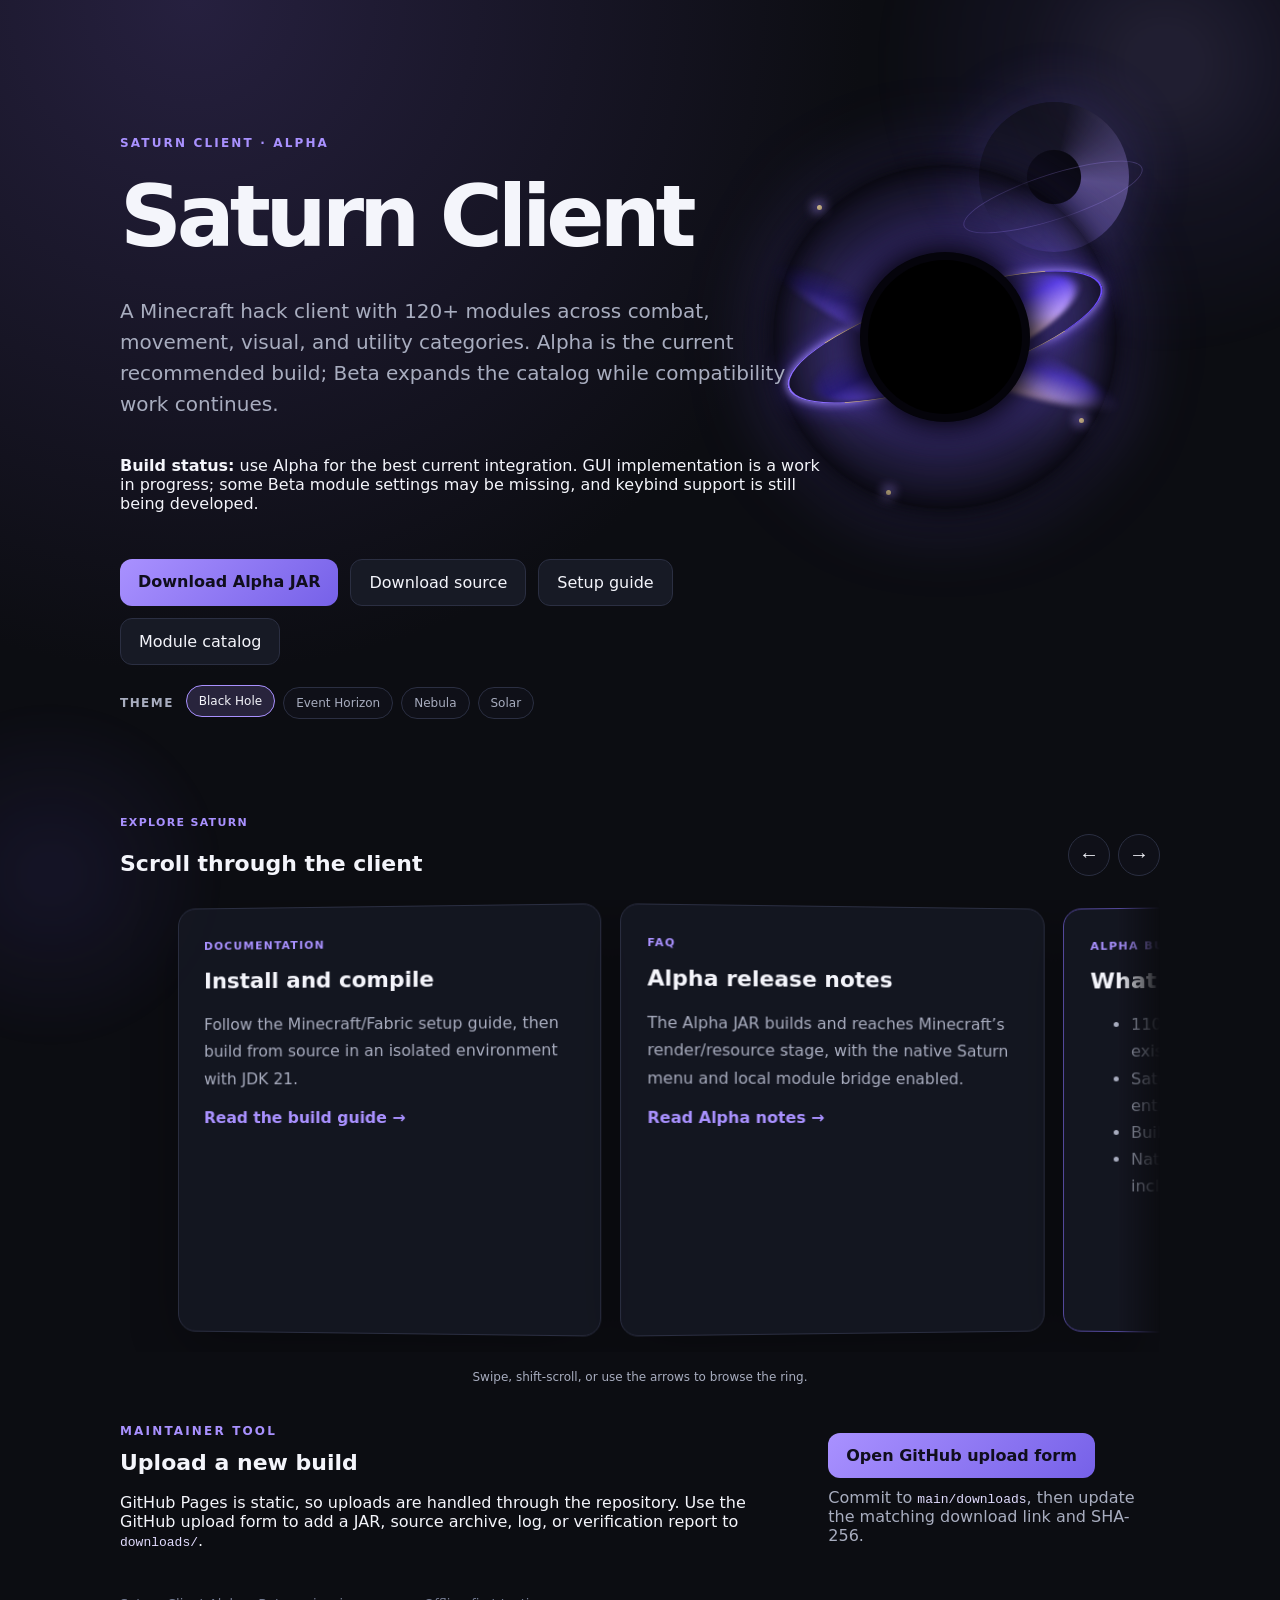
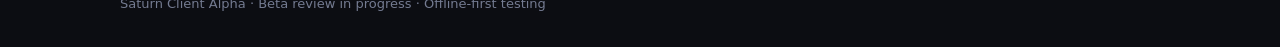
<file: index.html>
<!doctype html>
<html lang="en">
<head>
  <meta charset="utf-8">
  <meta name="viewport" content="width=device-width, initial-scale=1">
  <title>Saturn Client Alpha</title>
  <link rel="stylesheet" href="styles.css?ring=4">
</head>
<body>
  <main class="page">
    <section class="hero">      <div class="hero-art" aria-hidden="true">
        <div class="black-hole">
          <span class="accretion accretion-one"></span>
          <span class="accretion accretion-two"></span>
          <span class="photon-ring"></span>
          <span class="singularity"></span>
          <i class="particle particle-one"></i><i class="particle particle-two"></i><i class="particle particle-three"></i>
        </div>
      </div>
      <p class="eyebrow">SATURN CLIENT · ALPHA</p>
      <h1>Saturn Client</h1>
      <p class="lead">A Minecraft hack client with 120+ modules across combat, movement, visual, and utility categories. Alpha is the current recommended build; Beta expands the catalog while compatibility work continues.</p>
      <p class="warning"><strong>Build status:</strong> use Alpha for the best current integration. GUI implementation is a work in progress; some Beta module settings may be missing, and keybind support is still being developed.</p>
      <div class="actions">
        <a class="button primary" href="downloads/Saturn-client-alpha-1.0.0-alpha.jar" download>Download Alpha JAR</a>
        <a class="button" href="downloads/Saturn-client-alpha-source.zip" download>Download source</a>
        <a class="button" href="docs/getting-started.html">Setup guide</a>
        <a class="button" href="docs/modules.html">Module catalog</a>
      </div>      <div class="theme-switcher" aria-label="Website themes">
        <span class="theme-label">Theme</span>
        <button type="button" class="theme-chip active" data-theme="black-hole">Black Hole</button>
        <button type="button" class="theme-chip" data-theme="event-horizon">Event Horizon</button>
        <button type="button" class="theme-chip" data-theme="nebula">Nebula</button>
        <button type="button" class="theme-chip" data-theme="solar">Solar</button>
      </div>
    </section>

    <section class="card-ring" aria-labelledby="explore-title">
      <div class="ring-heading">
        <div>
          <span class="badge">EXPLORE SATURN</span>
          <h2 id="explore-title">Scroll through the client</h2>
        </div>
        <div class="ring-controls" aria-label="Card carousel controls">
          <button class="ring-button" type="button" data-ring-prev aria-label="Previous card">←</button>
          <button class="ring-button" type="button" data-ring-next aria-label="Next card">→</button>
        </div>
      </div>
      <div class="ring-viewport">
        <div class="ring-track" tabindex="0">
          <article class="card">
            <span class="badge">DOCUMENTATION</span>
            <h2>Install and compile</h2>
            <p>Follow the Minecraft/Fabric setup guide, then build from source in an isolated environment with JDK 21.</p>
            <a class="text-link" href="docs/building-alpha.html">Read the build guide →</a>
          </article>
          <article class="card">
            <span class="badge">FAQ</span>
            <h2>Alpha release notes</h2>
            <p>The Alpha JAR builds and reaches Minecraft’s render/resource stage, with the native Saturn menu and local module bridge enabled.</p>
            <a class="text-link" href="docs/alpha.html">Read Alpha notes →</a>
          </article>
          <article class="card status">
            <span class="badge">ALPHA BUILD</span>
            <h2>What is included</h2>
            <ul>
              <li>110 registered Alpha modules and the existing GUI/resource set</li>
              <li>Saturn resource namespace and Alpha entrypoint</li>
              <li>Buildable with Java 21 and Fabric Loom</li>
              <li>Native GUI, local bridge, and build files included</li>
            </ul>
          </article>
          <article class="card warning">
            <span class="badge">BETA · 120 MODULES</span>
            <h2>Beta source is retained</h2>
            <p>Beta contains 120 module classes. GUI implementation is a work in progress; some module settings may be missing, and keybind support is still being developed. The latest source, JAR, and changelist are bundled in the public pre-release.</p>
            <div class="actions">
              <a class="button primary" href="https://github.com/YoanValko/SaturClient/releases/download/v0.1.0-beta.2/saturclient-final-today-2-source-and-jar.zip">Download Beta source + JAR</a>
              <a class="button" href="https://github.com/YoanValko/SaturClient/releases/tag/v0.1.0-beta.2">Open Beta release</a>
              <a class="button" href="docs/beta.html">Read Beta status</a>
            </div>
          </article>
          <article class="card details">
            <span class="badge">OTHER RELEASES</span>
            <h2>Alpha release</h2>
            <p>Use Alpha for the best current integration. The original Alpha JAR, source archive, and release notes remain available separately.</p>
            <div class="actions">
              <a class="button primary" href="https://github.com/YoanValko/SaturClient/releases/tag/v1.0.0-alpha">Open Alpha release</a>
              <a class="button" href="docs/alpha.html">Read Alpha notes</a>
            </div>
          </article>
          <article class="card details">
            <h2>Module compatibility</h2>
            <p>The catalog lists 110 Alpha registrations, 120 Beta module classes, and 204 unique names across both branches. Presence in source does not guarantee that a module works in every environment.</p>
            <a class="text-link" href="docs/modules.html">Open the full module catalog →</a>
          </article>
          <article class="card details">
            <h2>Archive integrity</h2>
            <p>SHA-256:</p>
            <code class="hash" id="alpha-hash">08614AF147C28D4165591E5A251475B26A681E518D2B7104852D6BEC650677B4</code>
            <p class="muted">Compare the published hash with your downloaded JAR to confirm the file was not changed in transit.</p>
          </article>
        </div>
      </div>
      <p class="ring-hint">Swipe, shift-scroll, or use the arrows to browse the ring.</p>
    </section>
    <section class="panel upload-panel" id="uploads">
      <div>
        <p class="eyebrow">MAINTAINER TOOL</p>
        <h2>Upload a new build</h2>
        <p>GitHub Pages is static, so uploads are handled through the repository. Use the GitHub upload form to add a JAR, source archive, log, or verification report to <code>downloads/</code>.</p>
      </div>
      <div class="upload-actions">
        <a class="button primary" href="https://github.com/YoanValko/SaturClient/upload/main/downloads">Open GitHub upload form</a>
        <span class="muted">Commit to <code>main/downloads</code>, then update the matching download link and SHA-256.</span>
      </div>
    </section>
    <footer>Saturn Client Alpha · Beta review in progress · Offline-first testing</footer>
  </main>
<script>
(() => {
  const allowed = new Set(["black-hole", "event-horizon", "nebula", "solar"]);
  const buttons = [...document.querySelectorAll("[data-theme]")];
  const apply = (theme) => {
    const value = allowed.has(theme) ? theme : "black-hole";
    document.body.dataset.theme = value;
    buttons.forEach((button) => button.classList.toggle("active", button.dataset.theme === value));
    try { localStorage.setItem("saturn-theme", value); } catch (_) {}
  };
  buttons.forEach((button) => button.addEventListener("click", () => apply(button.dataset.theme)));
  let saved = "black-hole";
  try { saved = localStorage.getItem("saturn-theme") || saved; } catch (_) {}
  apply(saved);
})();
</script><script>
(() => {
  const track = document.querySelector('.ring-track');
  if (!track) return;
  const cards = [...track.querySelectorAll('.card')];
  const step = () => (cards[0]?.getBoundingClientRect().width || track.clientWidth * 0.82) + 18;
  document.querySelector('[data-ring-prev]')?.addEventListener('click', () => track.scrollBy({left: -step(), behavior: 'smooth'}));
  document.querySelector('[data-ring-next]')?.addEventListener('click', () => track.scrollBy({left: step(), behavior: 'smooth'}));
  const viewport = document.querySelector('.ring-viewport');
  const scrollWithWheel = (event) => {
    if (!viewport || track.scrollWidth <= track.clientWidth) return;
    const amount = Math.abs(event.deltaY) >= Math.abs(event.deltaX) ? event.deltaY : event.deltaX;
    if (!amount) return;
    event.preventDefault();
    event.stopPropagation();
    track.scrollLeft += amount;
  };
  viewport?.addEventListener('wheel', scrollWithWheel, {passive: false, capture: true});
})();
</script></body>
</html>
</file>
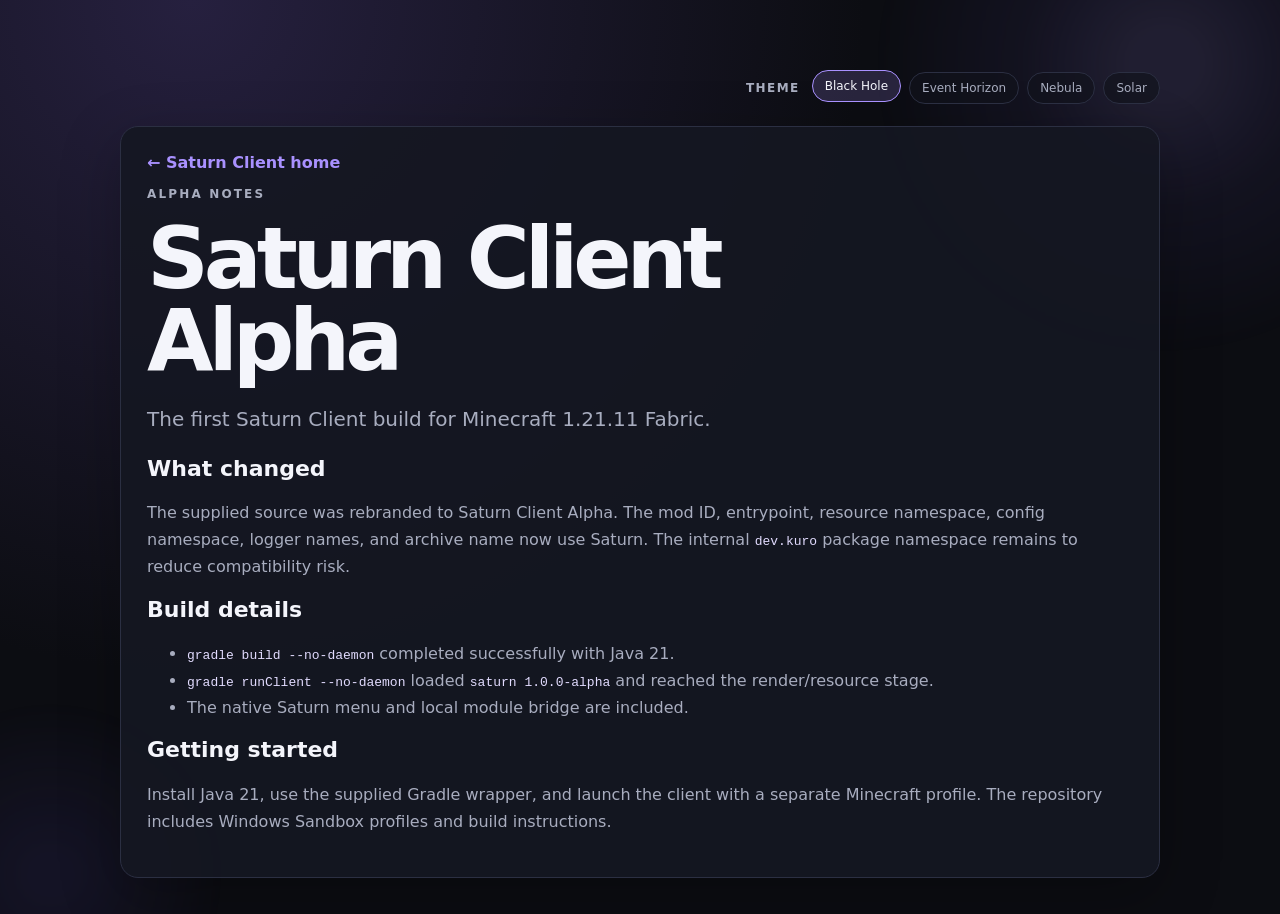
<file: docs/alpha.html>
<!doctype html>
<html lang="en">
<head><meta charset="utf-8"><meta name="viewport" content="width=device-width, initial-scale=1"><title>Saturn Client Alpha notes</title><link rel="stylesheet" href="../styles.css"></head>
<body><main class="page"><article class="card details"><a class="text-link" href="../index.html">← Saturn Client home</a><p class="eyebrow">ALPHA NOTES</p><h1>Saturn Client Alpha</h1><p class="lead">The first Saturn Client build for Minecraft 1.21.11 Fabric.</p><h2>What changed</h2><p>The supplied source was rebranded to Saturn Client Alpha. The mod ID, entrypoint, resource namespace, config namespace, logger names, and archive name now use Saturn. The internal <code>dev.kuro</code> package namespace remains to reduce compatibility risk.</p><h2>Build details</h2><ul><li><code>gradle build --no-daemon</code> completed successfully with Java 21.</li><li><code>gradle runClient --no-daemon</code> loaded <code>saturn 1.0.0-alpha</code> and reached the render/resource stage.</li><li>The native Saturn menu and local module bridge are included.</li></ul><h2>Getting started</h2><p>Install Java 21, use the supplied Gradle wrapper, and launch the client with a separate Minecraft profile. The repository includes Windows Sandbox profiles and build instructions.</p></article></main><script src="../theme.js"></script></body></html>
</file>
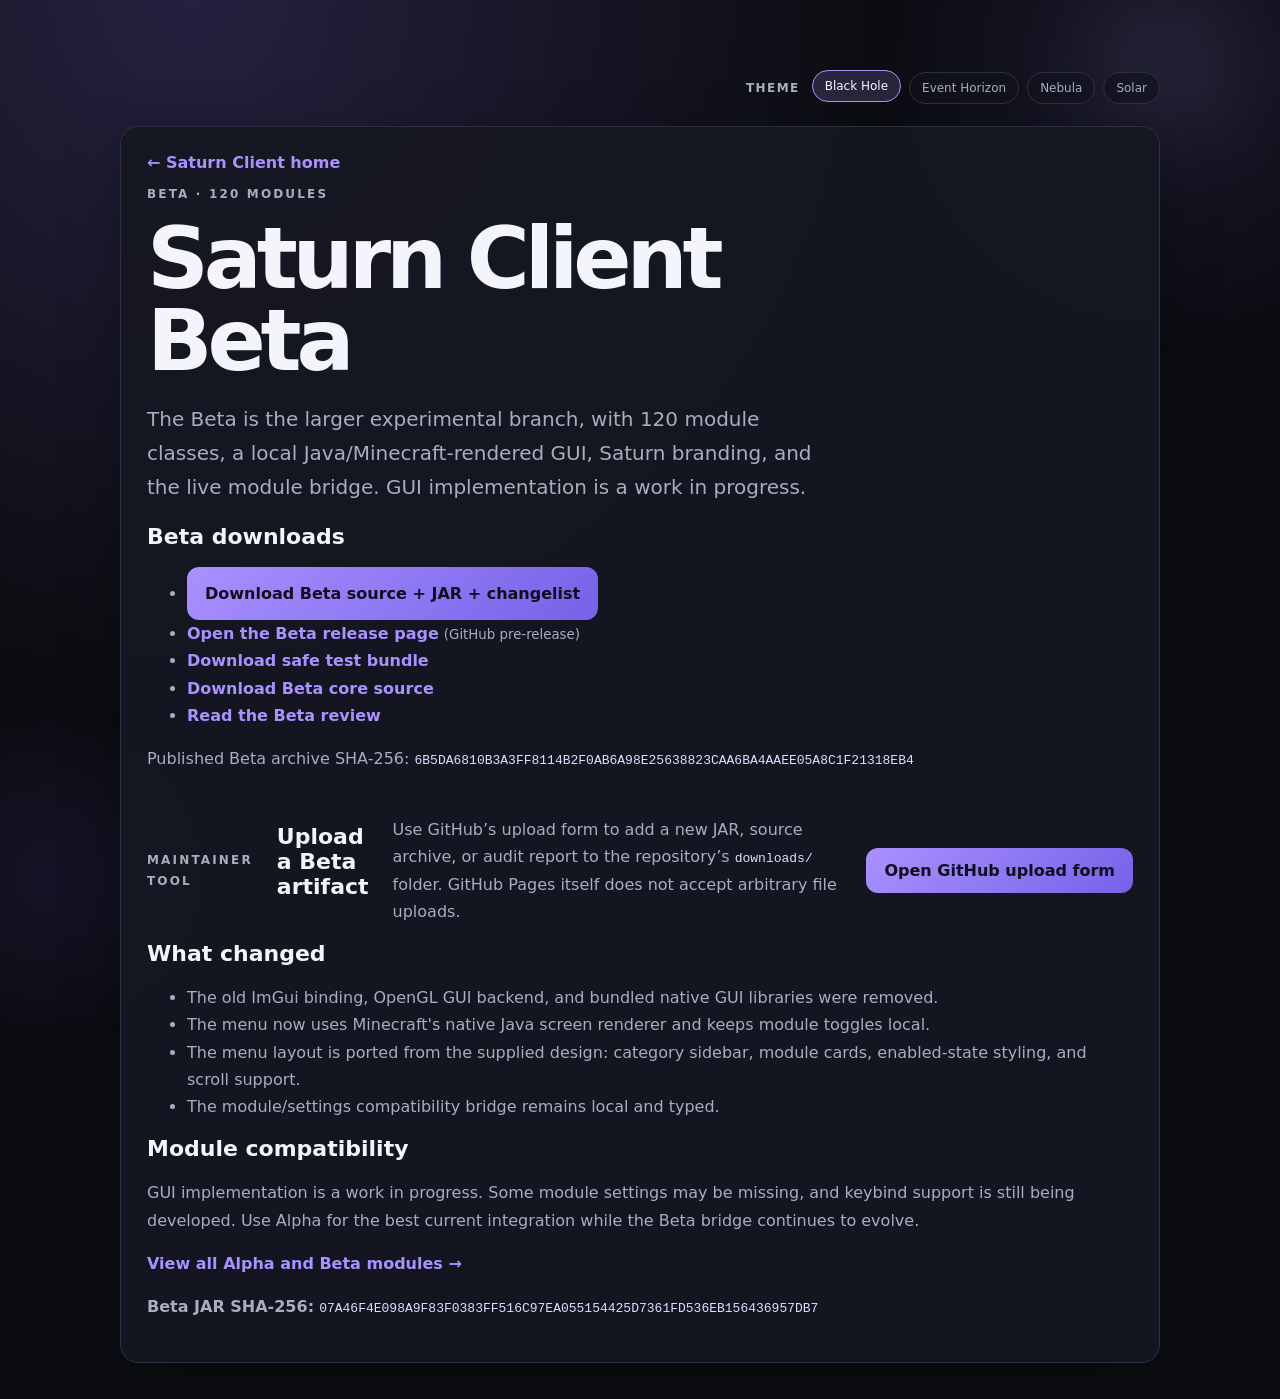
<file: docs/beta.html>
<!doctype html>
<html lang="en">
<head>
  <meta charset="utf-8">
  <meta name="viewport" content="width=device-width, initial-scale=1">
  <title>Saturn Client Beta</title>
  <link rel="stylesheet" href="../styles.css">
</head>
<body>
  <main class="page">
    <article class="card details">
      <a class="text-link" href="../index.html">← Saturn Client home</a>
      <p class="eyebrow">BETA · 120 MODULES</p>
      <h1>Saturn Client Beta</h1>
      <p class="lead">The Beta is the larger experimental branch, with 120 module classes, a local Java/Minecraft-rendered GUI, Saturn branding, and the live module bridge. GUI implementation is a work in progress.</p>

      <h2>Beta downloads</h2>
      <ul>
        <li><a class="button primary" href="https://github.com/YoanValko/SaturClient/releases/download/v0.1.0-beta.2/saturclient-final-today-2-source-and-jar.zip">Download Beta source + JAR + changelist</a></li>
        <li><a class="text-link" href="https://github.com/YoanValko/SaturClient/releases/tag/v0.1.0-beta.2">Open the Beta release page</a> <small>(GitHub pre-release)</small></li>
        <li><a class="text-link" href="../downloads/Satur-client-safe-test-bundle.zip" download>Download safe test bundle</a></li>
        <li><a class="text-link" href="../downloads/Satur-client-source-core.zip">Download Beta core source</a></li>
        <li><a class="text-link" href="../downloads/Satur-client-security-review.md">Read the Beta review</a></li>
      </ul>
      <p class="muted">Published Beta archive SHA-256: <code>6B5DA6810B3A3FF8114B2F0AB6A98E25638823CAA6BA4AAEE05A8C1F21318EB4</code></p>

      <section class="panel upload-panel">
        <p class="eyebrow">MAINTAINER TOOL</p>
        <h2>Upload a Beta artifact</h2>
        <p>Use GitHub’s upload form to add a new JAR, source archive, or audit report to the repository’s <code>downloads/</code> folder. GitHub Pages itself does not accept arbitrary file uploads.</p>
        <a class="button primary" href="https://github.com/YoanValko/SaturClient/upload/main/downloads">Open GitHub upload form</a>
      </section>

      <h2>What changed</h2>
      <ul>
        <li>The old ImGui binding, OpenGL GUI backend, and bundled native GUI libraries were removed.</li>
        <li>The menu now uses Minecraft's native Java screen renderer and keeps module toggles local.</li>
        <li>The menu layout is ported from the supplied design: category sidebar, module cards, enabled-state styling, and scroll support.</li>
        <li>The module/settings compatibility bridge remains local and typed.</li>
      </ul>

      <h2>Module compatibility</h2>
      <p>GUI implementation is a work in progress. Some module settings may be missing, and keybind support is still being developed. Use Alpha for the best current integration while the Beta bridge continues to evolve.</p>
      <p><a class="text-link" href="modules.html">View all Alpha and Beta modules →</a></p>
      <p class="warning"><strong>Beta JAR SHA-256:</strong> <code>07A46F4E098A9F83F0383FF516C97EA055154425D7361FD536EB156436957DB7</code></p>
    </article>
  </main>
  <script src="../theme.js"></script>
</body>
</html>
</file>
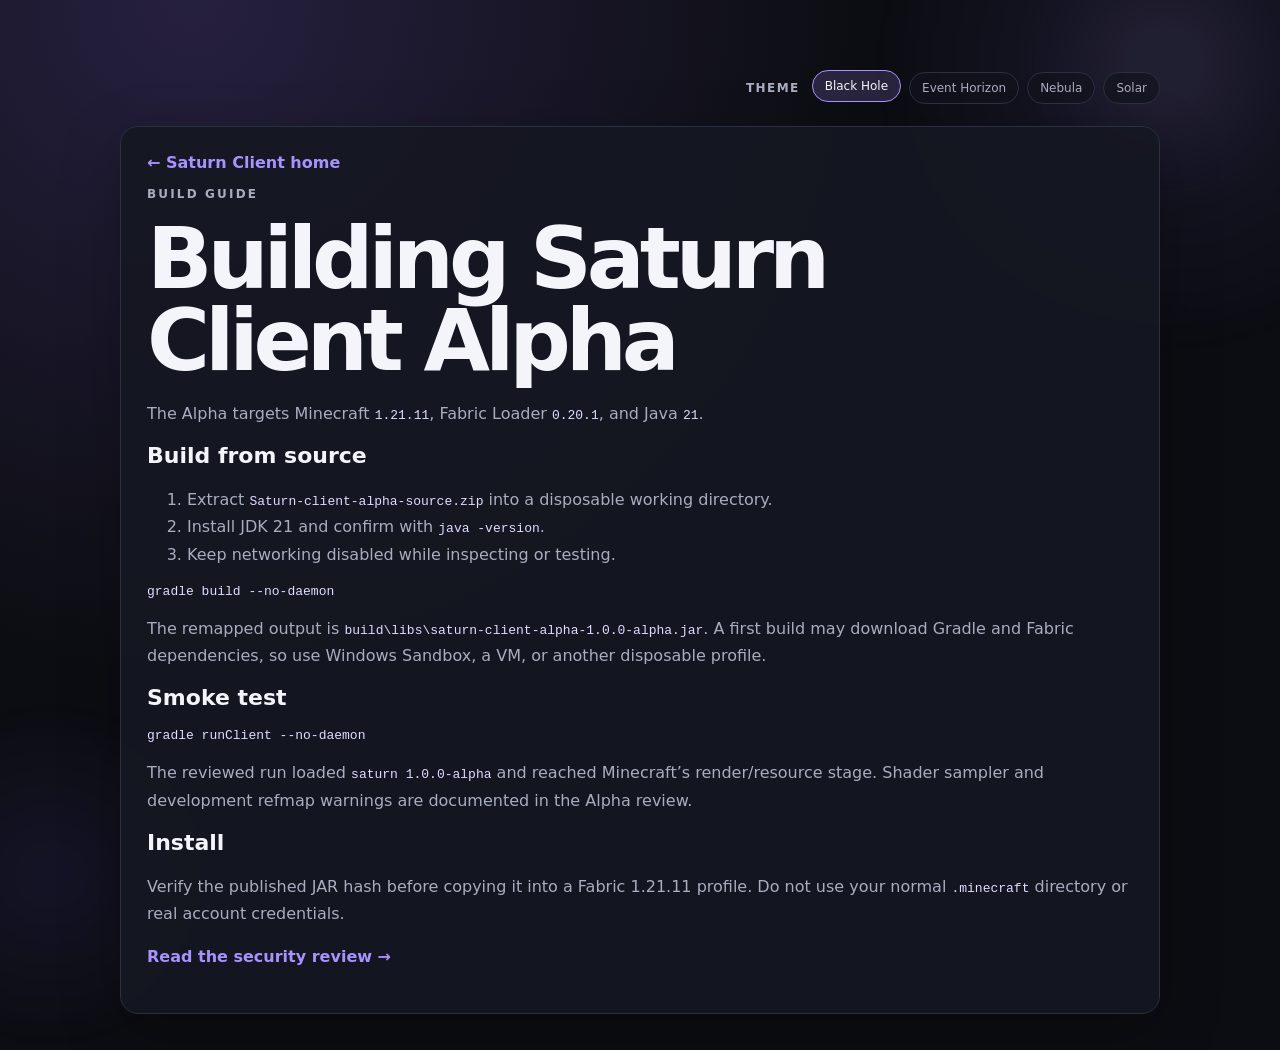
<file: docs/building-alpha.html>
<!doctype html>
<html lang="en">
<head><meta charset="utf-8"><meta name="viewport" content="width=device-width, initial-scale=1"><title>Building Saturn Client Alpha</title><link rel="stylesheet" href="../styles.css"></head>
<body><main class="page"><article class="card details"><a class="text-link" href="../index.html">← Saturn Client home</a><p class="eyebrow">BUILD GUIDE</p><h1>Building Saturn Client Alpha</h1><p>The Alpha targets Minecraft <code>1.21.11</code>, Fabric Loader <code>0.20.1</code>, and Java <code>21</code>.</p><h2>Build from source</h2><ol><li>Extract <code>Saturn-client-alpha-source.zip</code> into a disposable working directory.</li><li>Install JDK 21 and confirm with <code>java -version</code>.</li><li>Keep networking disabled while inspecting or testing.</li></ol><pre><code>gradle build --no-daemon</code></pre><p>The remapped output is <code>build\libs\saturn-client-alpha-1.0.0-alpha.jar</code>. A first build may download Gradle and Fabric dependencies, so use Windows Sandbox, a VM, or another disposable profile.</p><h2>Smoke test</h2><pre><code>gradle runClient --no-daemon</code></pre><p>The reviewed run loaded <code>saturn 1.0.0-alpha</code> and reached Minecraft’s render/resource stage. Shader sampler and development refmap warnings are documented in the Alpha review.</p><h2>Install</h2><p>Verify the published JAR hash before copying it into a Fabric 1.21.11 profile. Do not use your normal <code>.minecraft</code> directory or real account credentials.</p><p><a class="text-link" href="../downloads/Saturn-client-alpha-security-review.md">Read the security review →</a></p></article></main><script src="../theme.js"></script></body></html>
</file>
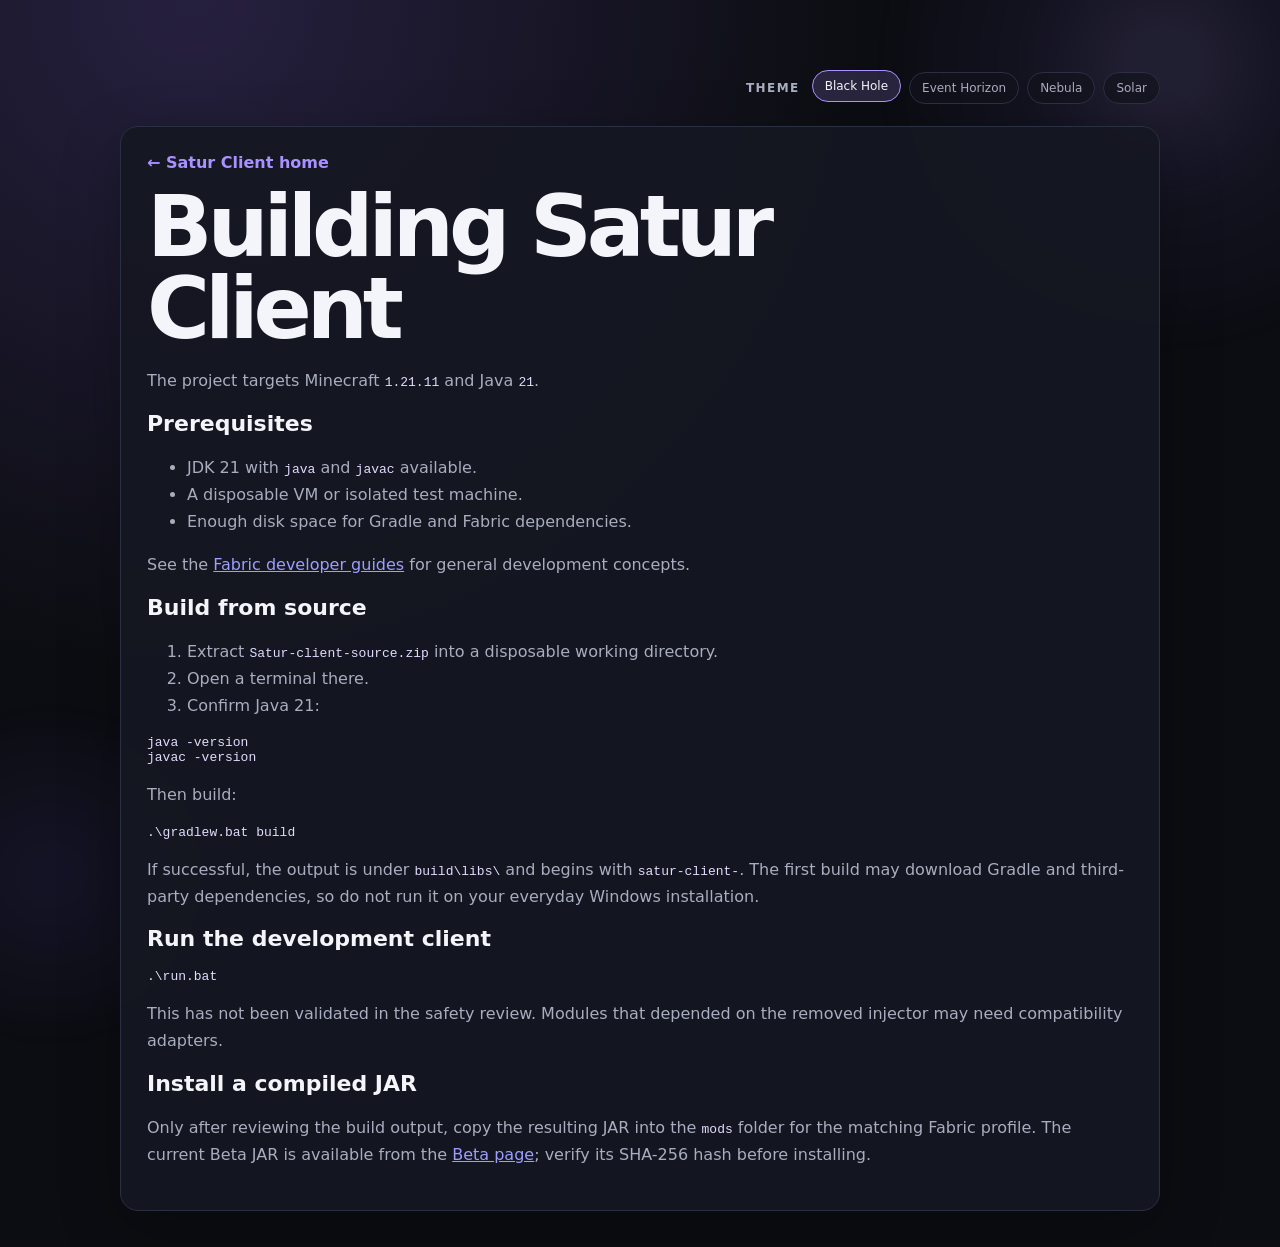
<file: docs/building.html>
<!doctype html>
<html lang="en"><head><meta charset="utf-8"><meta name="viewport" content="width=device-width, initial-scale=1"><title>Building · Satur Client</title><link rel="stylesheet" href="../styles.css"></head>
<body><main class="page"><article class="card details"><a class="text-link" href="../index.html">← Satur Client home</a><h1>Building Satur Client</h1><p>The project targets Minecraft <code>1.21.11</code> and Java <code>21</code>.</p><h2>Prerequisites</h2><ul><li>JDK 21 with <code>java</code> and <code>javac</code> available.</li><li>A disposable VM or isolated test machine.</li><li>Enough disk space for Gradle and Fabric dependencies.</li></ul><p>See the <a href="https://docs.fabricmc.net/develop/">Fabric developer guides</a> for general development concepts.</p><h2>Build from source</h2><ol><li>Extract <code>Satur-client-source.zip</code> into a disposable working directory.</li><li>Open a terminal there.</li><li>Confirm Java 21:</li></ol><pre><code>java -version
javac -version</code></pre><p>Then build:</p><pre><code>.\gradlew.bat build</code></pre><p>If successful, the output is under <code>build\libs\</code> and begins with <code>satur-client-</code>. The first build may download Gradle and third-party dependencies, so do not run it on your everyday Windows installation.</p><h2>Run the development client</h2><pre><code>.\run.bat</code></pre><p>This has not been validated in the safety review. Modules that depended on the removed injector may need compatibility adapters.</p><h2>Install a compiled JAR</h2><p>Only after reviewing the build output, copy the resulting JAR into the <code>mods</code> folder for the matching Fabric profile. The current Beta JAR is available from the <a href="beta.html">Beta page</a>; verify its SHA-256 hash before installing.</p></article></main><script src="../theme.js"></script></body></html>
</file>
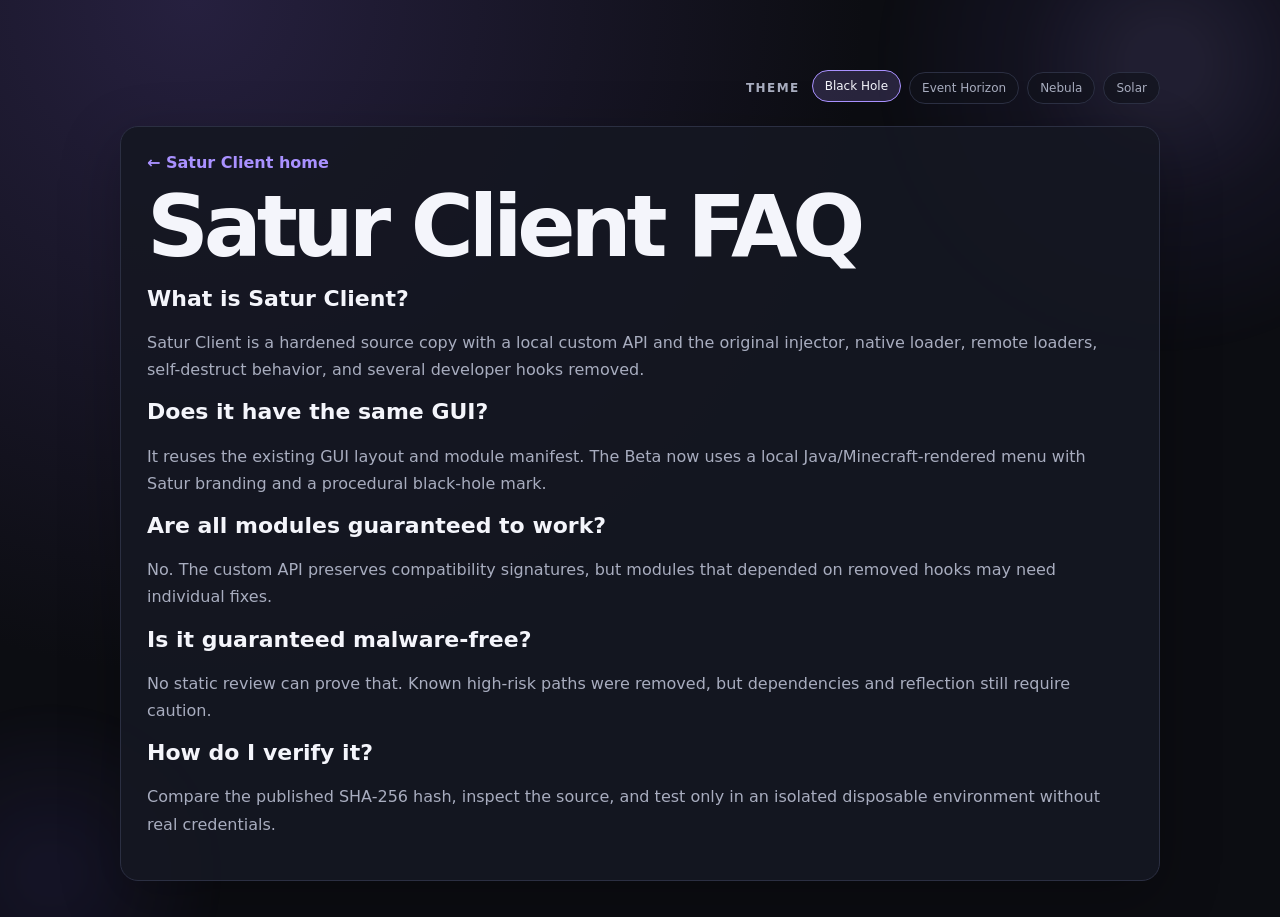
<file: docs/faq.html>
<!doctype html>
<html lang="en"><head><meta charset="utf-8"><meta name="viewport" content="width=device-width, initial-scale=1"><title>FAQ · Satur Client</title><link rel="stylesheet" href="../styles.css"></head>
<body><main class="page"><article class="card details"><a class="text-link" href="../index.html">← Satur Client home</a><h1>Satur Client FAQ</h1><h2>What is Satur Client?</h2><p>Satur Client is a hardened source copy with a local custom API and the original injector, native loader, remote loaders, self-destruct behavior, and several developer hooks removed.</p><h2>Does it have the same GUI?</h2><p>It reuses the existing GUI layout and module manifest. The Beta now uses a local Java/Minecraft-rendered menu with Satur branding and a procedural black-hole mark.</p><h2>Are all modules guaranteed to work?</h2><p>No. The custom API preserves compatibility signatures, but modules that depended on removed hooks may need individual fixes.</p><h2>Is it guaranteed malware-free?</h2><p>No static review can prove that. Known high-risk paths were removed, but dependencies and reflection still require caution.</p><h2>How do I verify it?</h2><p>Compare the published SHA-256 hash, inspect the source, and test only in an isolated disposable environment without real credentials.</p></article></main><script src="../theme.js"></script></body></html>
</file>
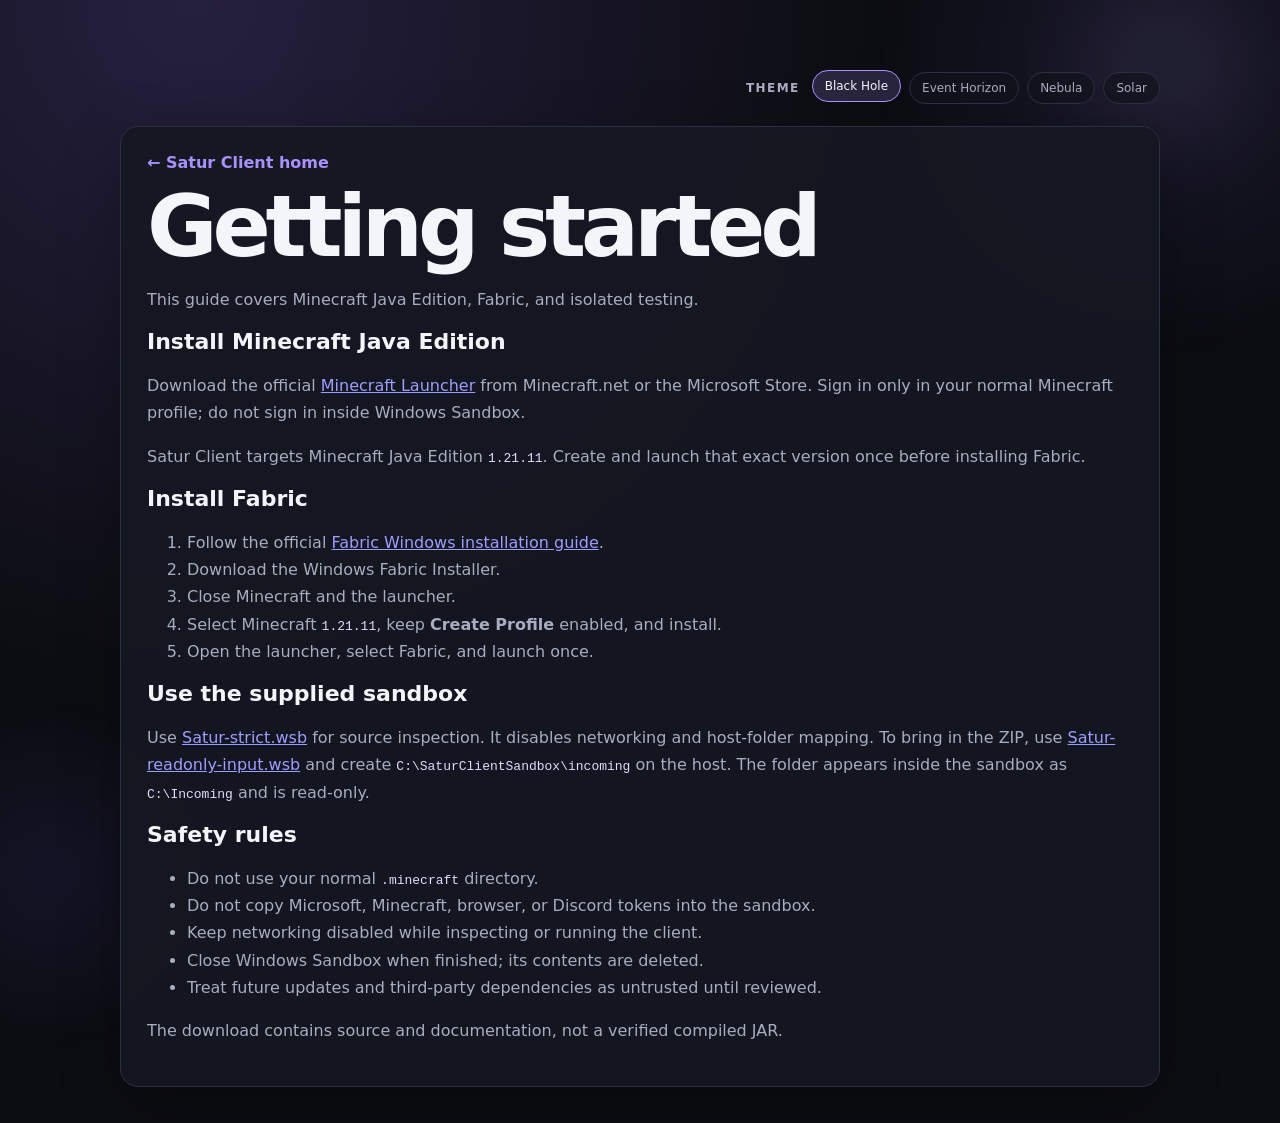
<file: docs/getting-started.html>
<!doctype html>
<html lang="en"><head><meta charset="utf-8"><meta name="viewport" content="width=device-width, initial-scale=1"><title>Getting started · Satur Client</title><link rel="stylesheet" href="../styles.css"></head>
<body><main class="page"><article class="card details"><a class="text-link" href="../index.html">← Satur Client home</a><h1>Getting started</h1><p>This guide covers Minecraft Java Edition, Fabric, and isolated testing.</p><h2>Install Minecraft Java Edition</h2><p>Download the official <a href="https://www.minecraft.net/download/">Minecraft Launcher</a> from Minecraft.net or the Microsoft Store. Sign in only in your normal Minecraft profile; do not sign in inside Windows Sandbox.</p><p>Satur Client targets Minecraft Java Edition <code>1.21.11</code>. Create and launch that exact version once before installing Fabric.</p><h2>Install Fabric</h2><ol><li>Follow the official <a href="https://docs.fabricmc.net/players/installing-fabric/windows">Fabric Windows installation guide</a>.</li><li>Download the Windows Fabric Installer.</li><li>Close Minecraft and the launcher.</li><li>Select Minecraft <code>1.21.11</code>, keep <strong>Create Profile</strong> enabled, and install.</li><li>Open the launcher, select Fabric, and launch once.</li></ol><h2>Use the supplied sandbox</h2><p>Use <a href="../sandbox/Satur-strict.wsb">Satur-strict.wsb</a> for source inspection. It disables networking and host-folder mapping. To bring in the ZIP, use <a href="../sandbox/Satur-readonly-input.wsb">Satur-readonly-input.wsb</a> and create <code>C:\SaturClientSandbox\incoming</code> on the host. The folder appears inside the sandbox as <code>C:\Incoming</code> and is read-only.</p><h2>Safety rules</h2><ul><li>Do not use your normal <code>.minecraft</code> directory.</li><li>Do not copy Microsoft, Minecraft, browser, or Discord tokens into the sandbox.</li><li>Keep networking disabled while inspecting or running the client.</li><li>Close Windows Sandbox when finished; its contents are deleted.</li><li>Treat future updates and third-party dependencies as untrusted until reviewed.</li></ul><p>The download contains source and documentation, not a verified compiled JAR.</p></article></main><script src="../theme.js"></script></body></html>
</file>
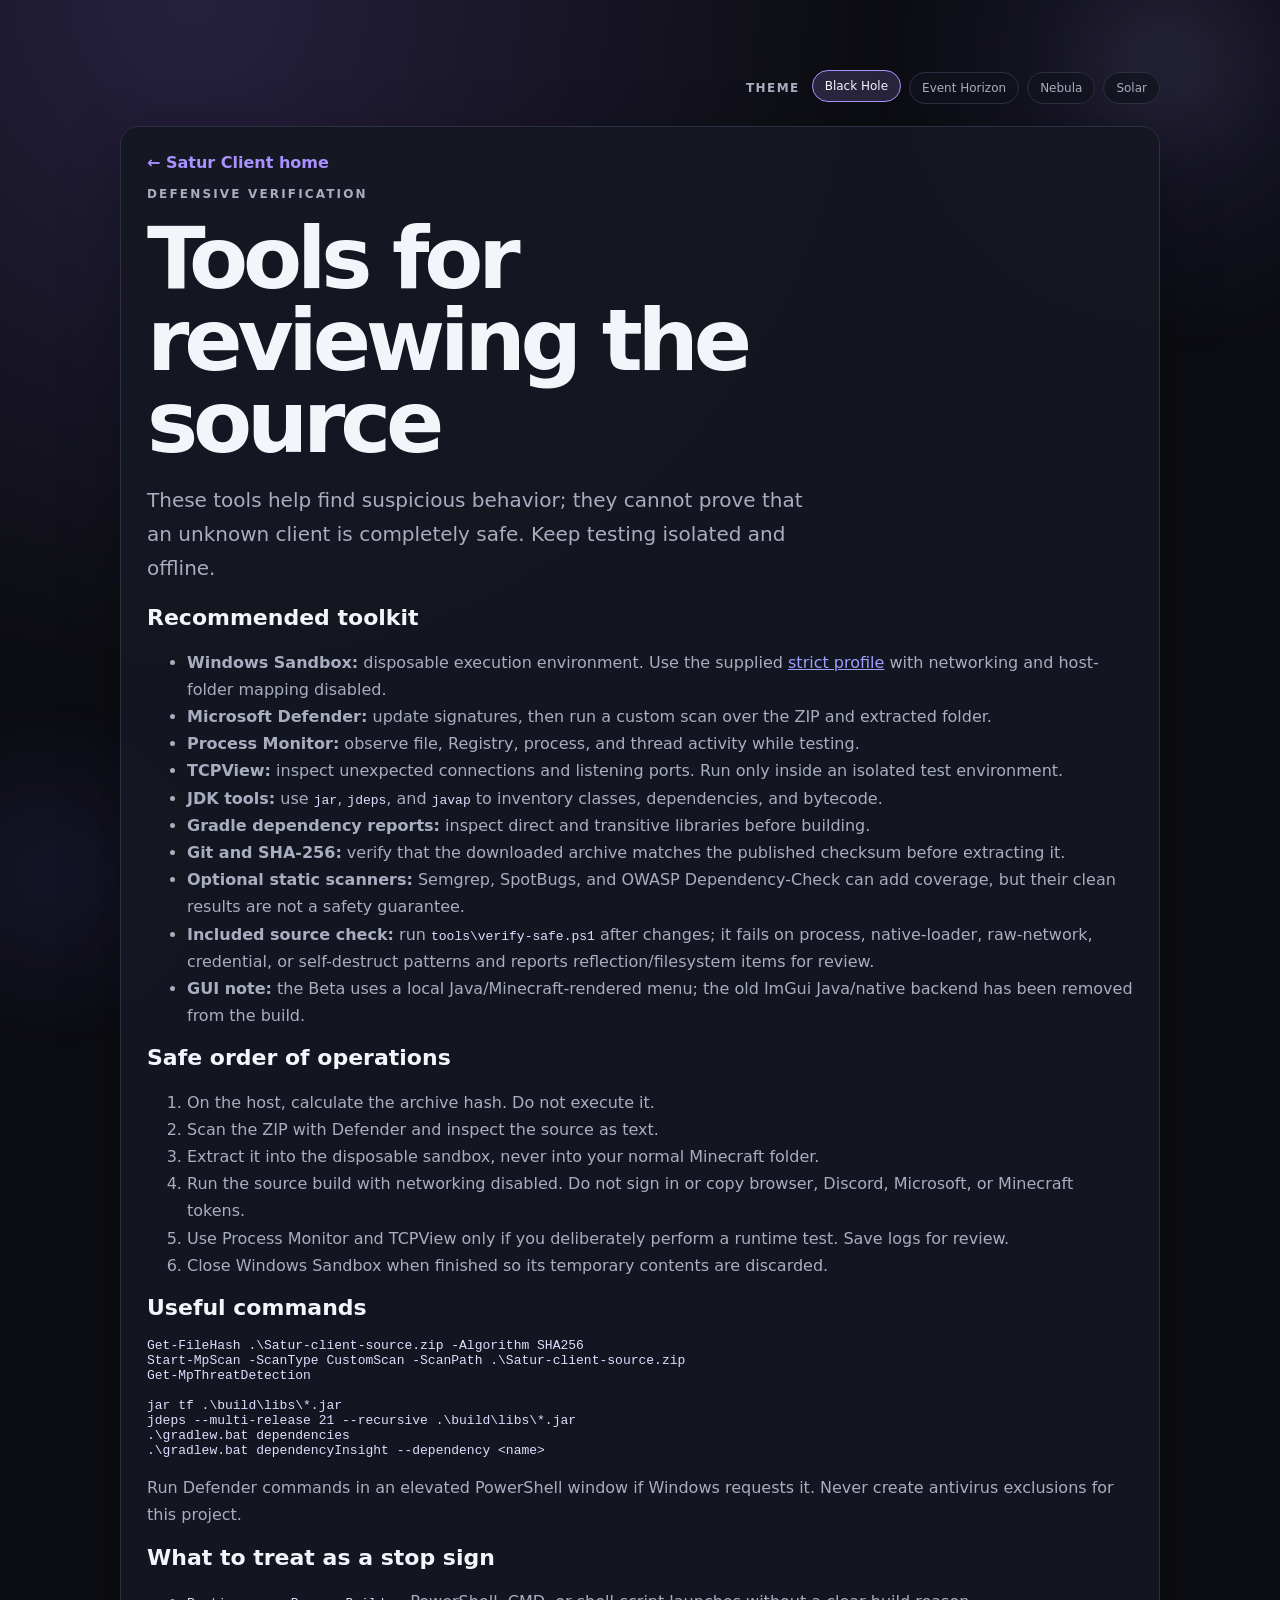
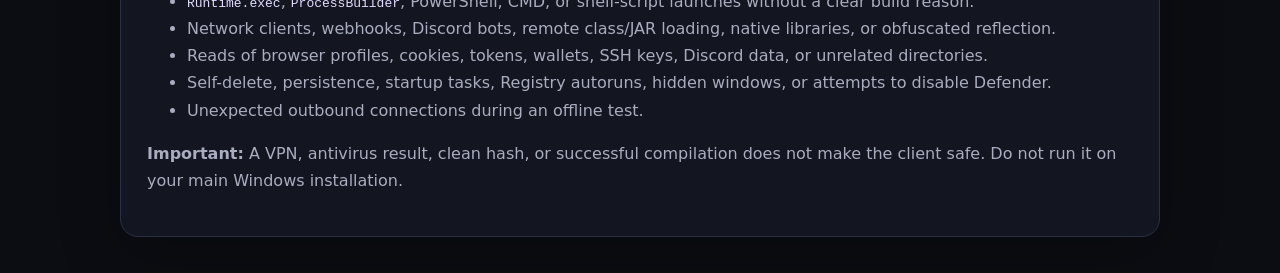
<file: docs/verification.html>
<!doctype html>
<html lang="en">
<head>
  <meta charset="utf-8">
  <meta name="viewport" content="width=device-width, initial-scale=1">
  <title>Satur Client Verification Tools</title>
  <link rel="stylesheet" href="../styles.css">
</head>
<body>
  <main class="page">
    <article class="card details">
      <a class="text-link" href="../index.html">← Satur Client home</a>
      <p class="eyebrow">DEFENSIVE VERIFICATION</p>
      <h1>Tools for reviewing the source</h1>
      <p class="lead">These tools help find suspicious behavior; they cannot prove that an unknown client is completely safe. Keep testing isolated and offline.</p>

      <h2>Recommended toolkit</h2>
      <ul>
        <li><strong>Windows Sandbox:</strong> disposable execution environment. Use the supplied <a href="../sandbox/Satur-strict.wsb">strict profile</a> with networking and host-folder mapping disabled.</li>
        <li><strong>Microsoft Defender:</strong> update signatures, then run a custom scan over the ZIP and extracted folder.</li>
        <li><strong>Process Monitor:</strong> observe file, Registry, process, and thread activity while testing.</li>
        <li><strong>TCPView:</strong> inspect unexpected connections and listening ports. Run only inside an isolated test environment.</li>
        <li><strong>JDK tools:</strong> use <code>jar</code>, <code>jdeps</code>, and <code>javap</code> to inventory classes, dependencies, and bytecode.</li>
        <li><strong>Gradle dependency reports:</strong> inspect direct and transitive libraries before building.</li>
        <li><strong>Git and SHA-256:</strong> verify that the downloaded archive matches the published checksum before extracting it.</li>
        <li><strong>Optional static scanners:</strong> Semgrep, SpotBugs, and OWASP Dependency-Check can add coverage, but their clean results are not a safety guarantee.</li>
        <li><strong>Included source check:</strong> run <code>tools\verify-safe.ps1</code> after changes; it fails on process, native-loader, raw-network, credential, or self-destruct patterns and reports reflection/filesystem items for review.</li>
        <li><strong>GUI note:</strong> the Beta uses a local Java/Minecraft-rendered menu; the old ImGui Java/native backend has been removed from the build.</li>
      </ul>

      <h2>Safe order of operations</h2>
      <ol>
        <li>On the host, calculate the archive hash. Do not execute it.</li>
        <li>Scan the ZIP with Defender and inspect the source as text.</li>
        <li>Extract it into the disposable sandbox, never into your normal Minecraft folder.</li>
        <li>Run the source build with networking disabled. Do not sign in or copy browser, Discord, Microsoft, or Minecraft tokens.</li>
        <li>Use Process Monitor and TCPView only if you deliberately perform a runtime test. Save logs for review.</li>
        <li>Close Windows Sandbox when finished so its temporary contents are discarded.</li>
      </ol>

      <h2>Useful commands</h2>
      <pre><code>Get-FileHash .\Satur-client-source.zip -Algorithm SHA256
Start-MpScan -ScanType CustomScan -ScanPath .\Satur-client-source.zip
Get-MpThreatDetection

jar tf .\build\libs\*.jar
jdeps --multi-release 21 --recursive .\build\libs\*.jar
.\gradlew.bat dependencies
.\gradlew.bat dependencyInsight --dependency &lt;name&gt;</code></pre>
      <p class="muted">Run Defender commands in an elevated PowerShell window if Windows requests it. Never create antivirus exclusions for this project.</p>

      <h2>What to treat as a stop sign</h2>
      <ul>
        <li><code>Runtime.exec</code>, <code>ProcessBuilder</code>, PowerShell, CMD, or shell-script launches without a clear build reason.</li>
        <li>Network clients, webhooks, Discord bots, remote class/JAR loading, native libraries, or obfuscated reflection.</li>
        <li>Reads of browser profiles, cookies, tokens, wallets, SSH keys, Discord data, or unrelated directories.</li>
        <li>Self-delete, persistence, startup tasks, Registry autoruns, hidden windows, or attempts to disable Defender.</li>
        <li>Unexpected outbound connections during an offline test.</li>
      </ul>

      <p class="warning"><strong>Important:</strong> A VPN, antivirus result, clean hash, or successful compilation does not make the client safe. Do not run it on your main Windows installation.</p>
    </article>
  </main>
<script src="../theme.js"></script></body>
</html>
</file>
<file: styles.css>
:root {
  color-scheme: dark;
  --bg: #0c0d12;
  --panel: #151722;
  --panel2: #1b1e2b;
  --text: #f4f5fb;
  --muted: #a8adbf;
  --accent: #a991ff;
  --accent2: #7661e8;
  --line: #2b2f42;
}
* { box-sizing: border-box; }
body {
  margin: 0;
  font-family: Inter, ui-sans-serif, system-ui, -apple-system, Segoe UI, sans-serif;
  background: radial-gradient(circle at 15% 0%, #26203f 0, var(--bg) 42rem);
  color: var(--text);
}
.page { width: min(1040px, calc(100% - 40px)); margin: 0 auto; padding: 72px 0 36px; }
.hero { padding: 52px 0 72px; }
.eyebrow { color: var(--accent); font-size: 12px; font-weight: 800; letter-spacing: .18em; }
h1 { max-width: 760px; margin: 14px 0 18px; font-size: clamp(42px, 8vw, 86px); line-height: .95; letter-spacing: -.06em; }
h2 { margin-top: 0; font-size: 22px; }
.lead { max-width: 680px; color: var(--muted); font-size: 20px; line-height: 1.55; }
.actions { display: flex; flex-wrap: wrap; gap: 12px; margin-top: 30px; }
.button { display: inline-block; padding: 13px 18px; border: 1px solid var(--line); border-radius: 12px; color: var(--text); text-decoration: none; background: #171a25; }
.button:hover, .text-link:hover { border-color: var(--accent); color: var(--accent); }
.button.primary { background: linear-gradient(135deg, var(--accent), var(--accent2)); color: #100e1d; border: 0; font-weight: 800; }
.grid { display: grid; grid-template-columns: repeat(2, minmax(0, 1fr)); gap: 18px; }
.card { background: color-mix(in srgb, var(--panel) 92%, transparent); border: 1px solid var(--line); border-radius: 18px; padding: 26px; box-shadow: 0 18px 60px #0004; }
.status { border-color: #54499c; }
.warning { border-color: #705b3d; }
.badge { display: inline-block; color: var(--accent); font-size: 11px; font-weight: 800; letter-spacing: .12em; margin-bottom: 16px; }
.warning .badge { color: #e9bf79; }
li, .card p { color: var(--muted); line-height: 1.7; }
code { color: #e2dcff; }
.text-link { color: var(--accent); text-decoration: none; font-weight: 700; }
.details { margin-top: 18px; }
.hash { display: block; overflow-wrap: anywhere; padding: 14px; background: #0b0c11; border-radius: 10px; color: #d8d0ff; }
.muted { color: var(--muted); }
footer { padding: 30px 0 0; color: #747b91; font-size: 13px; }
@media (max-width: 700px) { .grid { grid-template-columns: 1fr; } .page { padding-top: 34px; } }

/* Saturn motion system: decorative only, with an accessible reduced-motion fallback. */
body { position: relative; isolation: isolate; overflow-x: hidden; }
body::before,
body::after { content: ""; position: fixed; inset: auto; pointer-events: none; z-index: -1; border-radius: 50%; filter: blur(2px); }
body::before { width: 46vw; height: 46vw; min-width: 300px; min-height: 300px; top: -18vw; right: -14vw; background: radial-gradient(circle, #a991ff22 0 8%, #7661e811 34%, transparent 70%); animation: drift 14s ease-in-out infinite alternate; }
body::after { width: 28vw; height: 28vw; min-width: 220px; min-height: 220px; bottom: -12vw; left: -10vw; background: radial-gradient(circle, #4e3fa522 0 8%, transparent 68%); animation: drift 18s ease-in-out infinite alternate-reverse; }
.hero { position: relative; }
.hero::before { content: ""; position: absolute; top: 30px; right: 3%; width: 150px; height: 150px; border-radius: 50%; background: radial-gradient(circle at center, #07070b 0 25%, transparent 26%), conic-gradient(from 10deg, transparent, #a991ff88, #7661e855, transparent 72%); box-shadow: 0 0 70px #7661e855; animation: orbit 9s linear infinite; opacity: .85; }
.hero::after { content: ""; position: absolute; top: 102px; right: calc(3% - 18px); width: 186px; height: 44px; border: 1px solid #a991ff66; border-radius: 50%; transform: rotate(-18deg); animation: pulse-ring 3.5s ease-in-out infinite; opacity: .65; }
.button, .card { transition: transform .25s ease, border-color .25s ease, box-shadow .25s ease; }
.button:hover { transform: translateY(-3px); box-shadow: 0 10px 28px #7661e833; }
.card:hover { transform: translateY(-3px); border-color: #54499c; box-shadow: 0 22px 70px #0007; }
@keyframes orbit { to { transform: rotate(360deg); } }
@keyframes pulse-ring { 0%, 100% { transform: rotate(-18deg) scale(.96); opacity: .35; } 50% { transform: rotate(-18deg) scale(1.08); opacity: .85; } }
@keyframes drift { from { transform: translate3d(0, 0, 0) scale(1); } to { transform: translate3d(2vw, 2vh, 0) scale(1.08); } }
@media (max-width: 700px) { .hero::before { width: 90px; height: 90px; top: 8px; right: 0; } .hero::after { top: 40px; right: -12px; width: 120px; height: 28px; } }
@media (prefers-reduced-motion: reduce) { *, *::before, *::after { animation-duration: .001ms !important; animation-iteration-count: 1 !important; transition-duration: .001ms !important; scroll-behavior: auto !important; } }
/* Visible black-hole hero artwork */
.hero { min-height: 520px; display: flex; flex-direction: column; justify-content: center; }
.hero > :not(.hero-art) { position: relative; z-index: 2; max-width: 700px; }
.hero-art { position: absolute; z-index: 1; top: 30px; right: -20px; width: min(46vw, 470px); height: min(46vw, 470px); min-width: 300px; min-height: 300px; display: grid; place-items: center; pointer-events: none; }
.black-hole { position: relative; width: 78%; aspect-ratio: 1; border-radius: 50%; filter: drop-shadow(0 0 34px #7e63ff99); animation: hole-float 7s ease-in-out infinite; }
.black-hole::before { content: ""; position: absolute; inset: 3%; border-radius: 50%; background: radial-gradient(circle, #010105 0 28%, #11101d 29% 34%, transparent 35%); box-shadow: 0 0 26px #050509, inset 0 0 35px #000; z-index: 3; }
.accretion { position: absolute; inset: 12%; border-radius: 50%; transform: rotate(-22deg) scaleY(.28); background: conic-gradient(from 10deg, transparent 0 8%, #5b40e8 18%, #c7a8ff 31%, #ffcf85 42%, #7b5cff 54%, #281c77 68%, transparent 82%); filter: blur(5px); animation: disk-spin 5s linear infinite; }
.accretion-two { inset: 4%; transform: rotate(22deg) scaleY(.18); opacity: .65; filter: blur(11px); animation-duration: 8s; animation-direction: reverse; }
.photon-ring { position: absolute; inset: 5%; border: 2px solid #ffd99a; border-left-color: #8c6dff; border-right-color: #6f4eff; border-radius: 50%; transform: rotate(-18deg) scaleY(.27); box-shadow: 0 0 18px #a991ff, 0 0 52px #6d4cff99; animation: ring-pulse 2.7s ease-in-out infinite; z-index: 4; }
.singularity { position: absolute; inset: 29%; border-radius: 50%; background: #000; box-shadow: 0 0 0 8px #05040b, 0 0 32px 16px #000, 0 0 80px 14px #6f4eff55; z-index: 5; }
.particle { position: absolute; width: 5px; height: 5px; border-radius: 50%; background: #f6dca4; box-shadow: 0 0 12px 3px #a991ff; animation: particle-drift 4s ease-in-out infinite; }
.particle-one { top: 14%; left: 15%; animation-delay: -1s; }.particle-two { top: 72%; right: 12%; animation-delay: -2.4s; }.particle-three { bottom: 7%; left: 34%; animation-delay: -3.1s; }
@keyframes hole-float { 0%,100% { transform: translateY(0) rotate(-2deg); } 50% { transform: translateY(-10px) rotate(2deg); } }
@keyframes disk-spin { to { transform: rotate(338deg) scaleY(.28); } }
@keyframes ring-pulse { 0%,100% { opacity: .65; transform: rotate(-18deg) scaleY(.27) scale(1); } 50% { opacity: 1; transform: rotate(-18deg) scaleY(.27) scale(1.06); } }
@keyframes particle-drift { 0%,100% { transform: translate(0,0) scale(.7); opacity: .35; } 50% { transform: translate(12px,-18px) scale(1.2); opacity: 1; } }
@media (max-width: 700px) { .hero { min-height: 640px; justify-content: flex-end; } .hero-art { top: -18px; right: 50%; transform: translateX(50%); width: 320px; height: 320px; min-width: 0; min-height: 0; } }
/* Website themes: local-only, no external requests. */
body[data-theme="event-horizon"] { --bg: #120d0d; --panel: #211719; --panel2: #2b1d1e; --accent: #ff9b68; --accent2: #d94f4f; --line: #4d2d2d; }
body[data-theme="nebula"] { --bg: #080f1c; --panel: #101b2d; --panel2: #15243a; --accent: #6fe7ff; --accent2: #5672ff; --line: #223e60; }
body[data-theme="solar"] { --bg: #171008; --panel: #251a0e; --panel2: #332313; --accent: #ffd166; --accent2: #f07b3f; --line: #5b3a20; }
body[data-theme="event-horizon"]::before { background: radial-gradient(circle, #ff9b6840 0 8%, #d94f4f18 34%, transparent 70%); }
body[data-theme="nebula"]::before { background: radial-gradient(circle, #6fe7ff38 0 8%, #5672ff18 34%, transparent 70%); }
body[data-theme="solar"]::before { background: radial-gradient(circle, #ffd16640 0 8%, #f07b3f18 34%, transparent 70%); }
.theme-switcher { display: flex; align-items: center; flex-wrap: wrap; gap: 8px; margin-top: 22px; }
.subpage-themes { justify-content: flex-end; margin: 0 0 22px; }
.theme-label { color: var(--muted); font-size: 12px; font-weight: 800; letter-spacing: .12em; text-transform: uppercase; margin-right: 4px; }
.theme-chip { border: 1px solid var(--line); border-radius: 999px; padding: 8px 12px; background: #11131caa; color: var(--muted); cursor: pointer; font: inherit; font-size: 12px; transition: transform .2s ease, border-color .2s ease, color .2s ease, background .2s ease; }
.theme-chip:hover, .theme-chip.active { border-color: var(--accent); color: var(--text); background: color-mix(in srgb, var(--accent) 18%, transparent); transform: translateY(-2px); }
@media (max-width: 700px) { .theme-switcher { margin-top: 16px; } .theme-chip { padding: 9px 11px; } }/* Scrollable Saturn ring of information cards. */
.card-ring { margin-top: 20px; }
.ring-heading { display: flex; align-items: end; justify-content: space-between; gap: 18px; margin-bottom: 16px; }
.ring-heading h2 { margin: 6px 0 0; }
.ring-controls { display: flex; gap: 8px; }
.ring-button { width: 42px; height: 42px; border: 1px solid var(--line); border-radius: 50%; background: #11131caa; color: var(--text); cursor: pointer; font-size: 20px; transition: transform .2s ease, border-color .2s ease, background .2s ease; }
.ring-button:hover, .ring-button:focus-visible { transform: translateY(-2px); border-color: var(--accent); background: color-mix(in srgb, var(--accent) 18%, transparent); outline: none; }
.ring-viewport { overflow: hidden; padding: 8px 0 18px; mask-image: linear-gradient(90deg, transparent 0, #000 4%, #000 96%, transparent 100%); }
.ring-track { display: flex; gap: 18px; overflow-x: auto; overscroll-behavior-x: contain; scroll-snap-type: x mandatory; scrollbar-width: thin; scrollbar-color: var(--accent) transparent; padding: 6px 5% 18px; perspective: 900px; }
.ring-track:focus-visible { outline: 2px solid var(--accent); outline-offset: 4px; border-radius: 18px; }
.ring-track .card { flex: 0 0 min(430px, 78vw); min-height: 270px; scroll-snap-align: center; transform: rotateY(-3deg); }
.ring-track .card:nth-child(even) { transform: rotateY(3deg); }
.ring-track .card:hover, .ring-track .card:focus-within { transform: translateY(-5px) rotateY(0deg) scale(1.015); }
.ring-hint { margin: 0 0 22px; color: var(--muted); font-size: 12px; text-align: center; }
@media (max-width: 700px) { .ring-heading { align-items: start; } .ring-track { padding-left: 7%; padding-right: 7%; } .ring-track .card { flex-basis: 84vw; } .ring-button { width: 38px; height: 38px; } }
@media (prefers-reduced-motion: reduce) { .ring-track { scroll-behavior: auto; } }/* Black-hole palette follows the selected website theme. */
body[data-theme="event-horizon"] .black-hole { filter: drop-shadow(0 0 34px #ff6d4fbb); }
body[data-theme="event-horizon"] .accretion { background: conic-gradient(from 10deg, transparent 0 8%, #b82f36 18%, #ffb06e 31%, #ffe0a6 42%, #e34e4e 54%, #5b1d2a 68%, transparent 82%); }
body[data-theme="event-horizon"] .photon-ring { border-left-color: #ff8c5e; border-right-color: #d93647; box-shadow: 0 0 18px #ff9b68, 0 0 52px #d94f4f99; }
body[data-theme="event-horizon"] .singularity { box-shadow: 0 0 0 8px #120607, 0 0 32px 16px #000, 0 0 80px 14px #ff5e4f66; }
body[data-theme="event-horizon"] .particle { background: #ffd29a; box-shadow: 0 0 12px 3px #ff6b4f; }
body[data-theme="nebula"] .black-hole { filter: drop-shadow(0 0 34px #4c9dffbb); }
body[data-theme="nebula"] .accretion { background: conic-gradient(from 10deg, transparent 0 8%, #315de8 18%, #88f1ff 31%, #d7c6ff 42%, #5672ff 54%, #172b77 68%, transparent 82%); }
body[data-theme="nebula"] .photon-ring { border-left-color: #6fe7ff; border-right-color: #5672ff; box-shadow: 0 0 18px #6fe7ff, 0 0 52px #5672ff99; }
body[data-theme="nebula"] .singularity { box-shadow: 0 0 0 8px #050d18, 0 0 32px 16px #000, 0 0 80px 14px #4c9dff66; }
body[data-theme="nebula"] .particle { background: #b8f7ff; box-shadow: 0 0 12px 3px #6fe7ff; }
body[data-theme="solar"] .black-hole { filter: drop-shadow(0 0 34px #f07b3fbb); }
body[data-theme="solar"] .accretion { background: conic-gradient(from 10deg, transparent 0 8%, #b84f22 18%, #ffd166 31%, #fff0b0 42%, #f07b3f 54%, #6e2d18 68%, transparent 82%); }
body[data-theme="solar"] .photon-ring { border-left-color: #ffd166; border-right-color: #f07b3f; box-shadow: 0 0 18px #ffd166, 0 0 52px #f07b3f99; }
body[data-theme="solar"] .singularity { box-shadow: 0 0 0 8px #170d05, 0 0 32px 16px #000, 0 0 80px 14px #f07b3f66; }
body[data-theme="solar"] .particle { background: #fff0b0; box-shadow: 0 0 12px 3px #ffd166; }

.upload-panel{display:flex;justify-content:space-between;align-items:center;gap:24px;margin-top:28px}.upload-panel .muted{display:block;margin-top:10px}.upload-panel .button{white-space:nowrap}@media(max-width:720px){.upload-panel{display:block}.upload-panel .button{white-space:normal;display:inline-block;margin-top:8px}}
</file>
